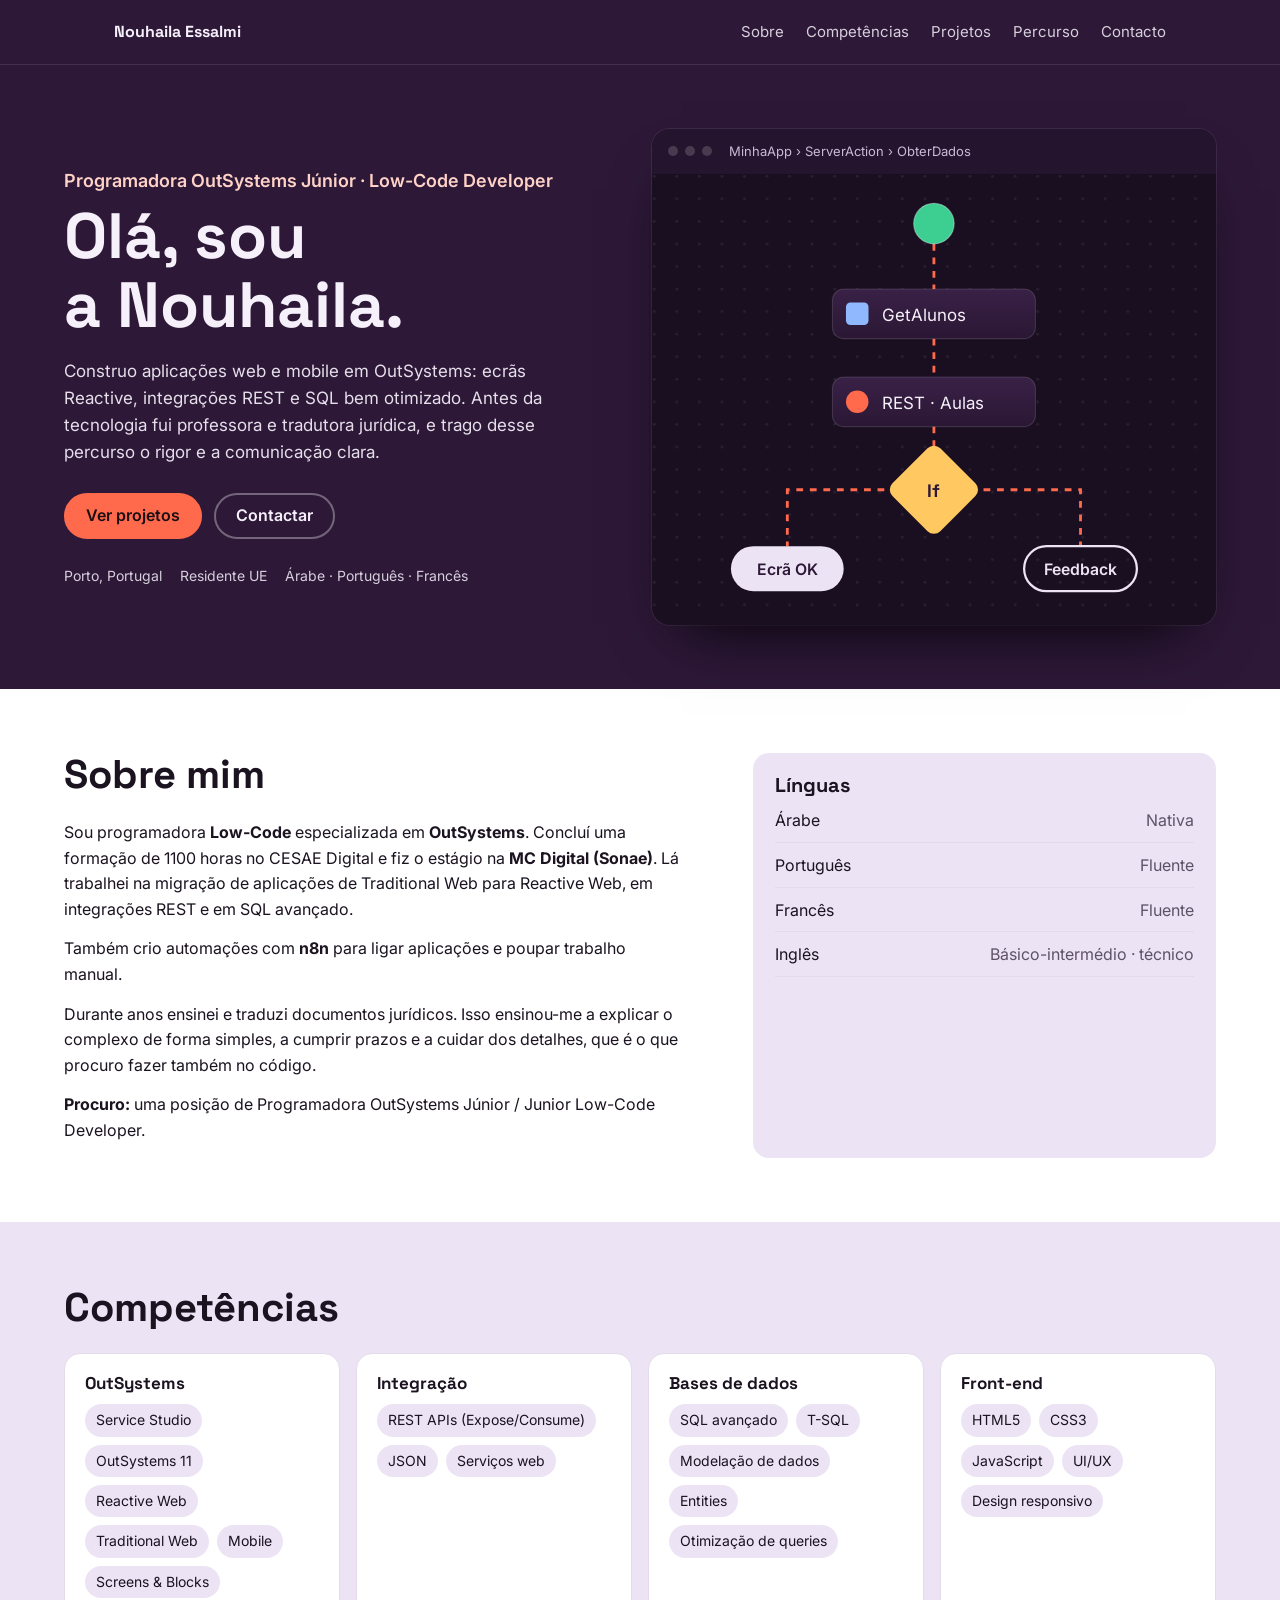
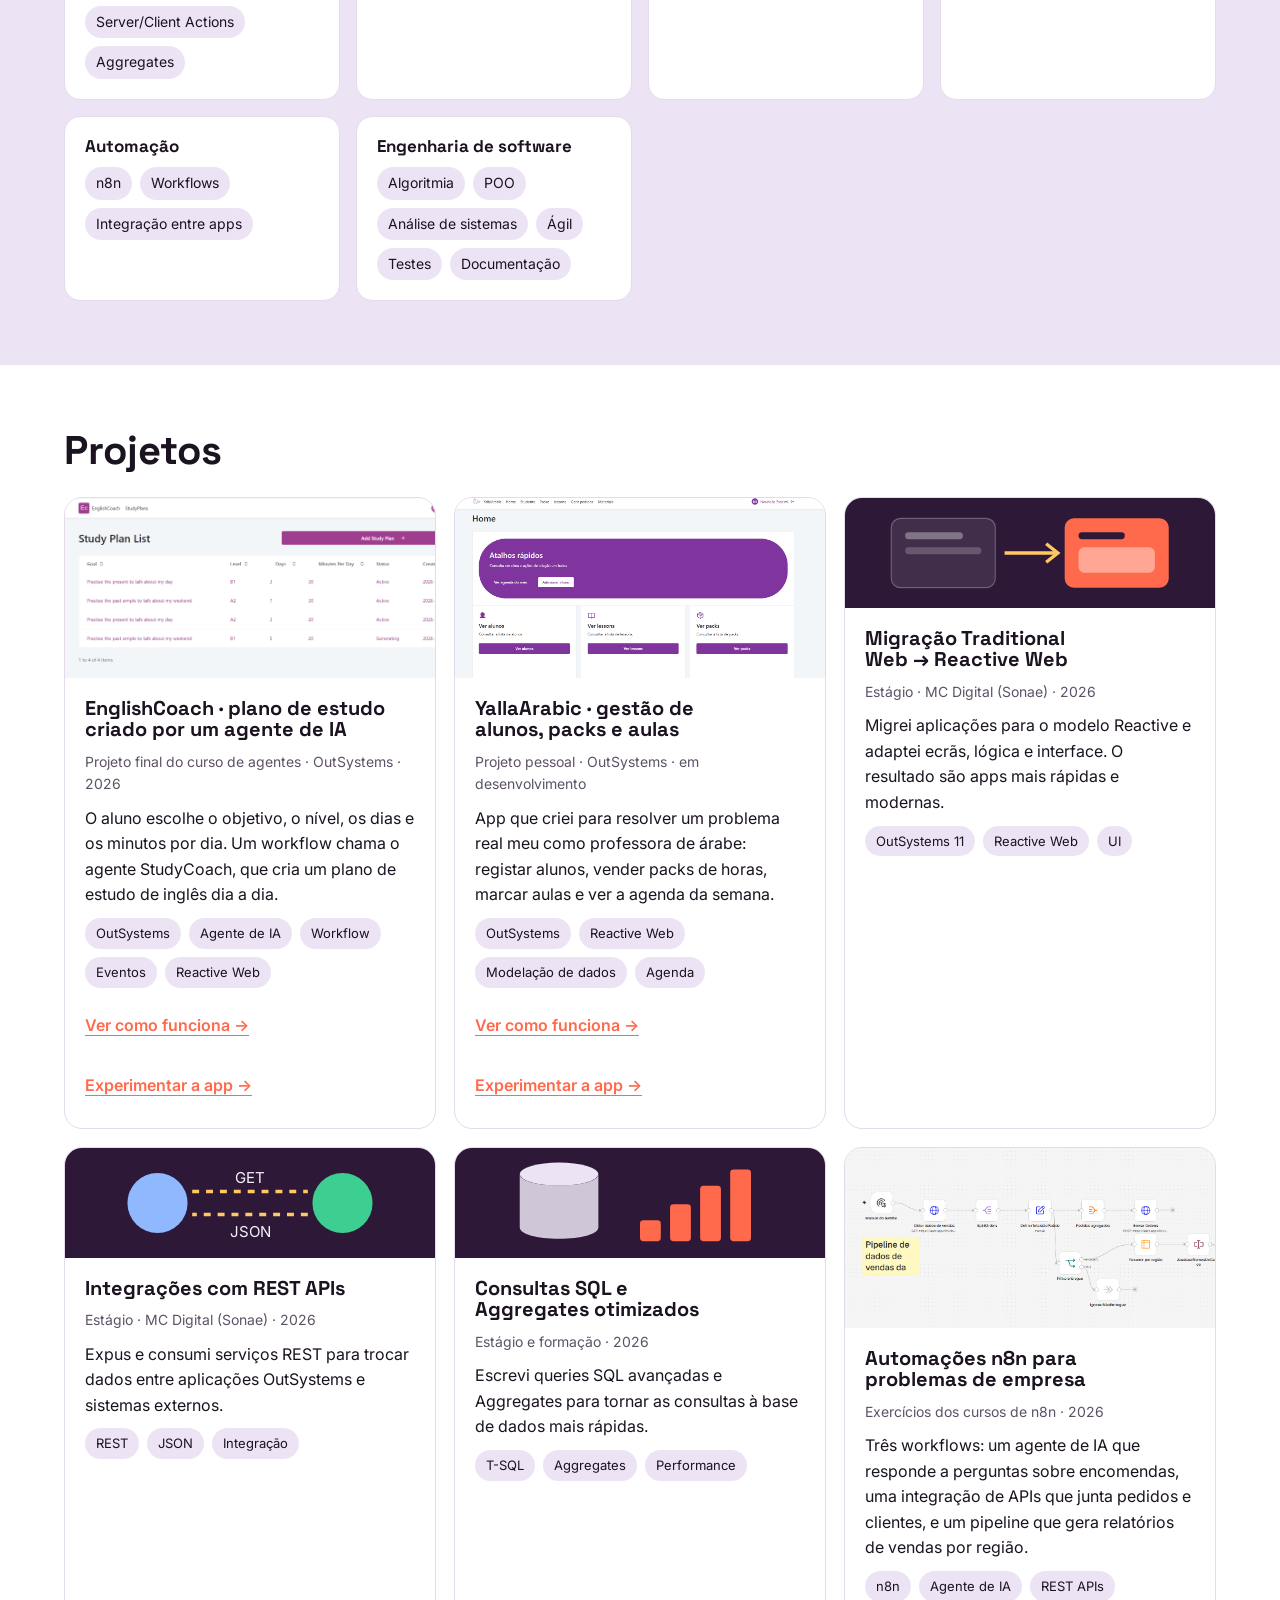
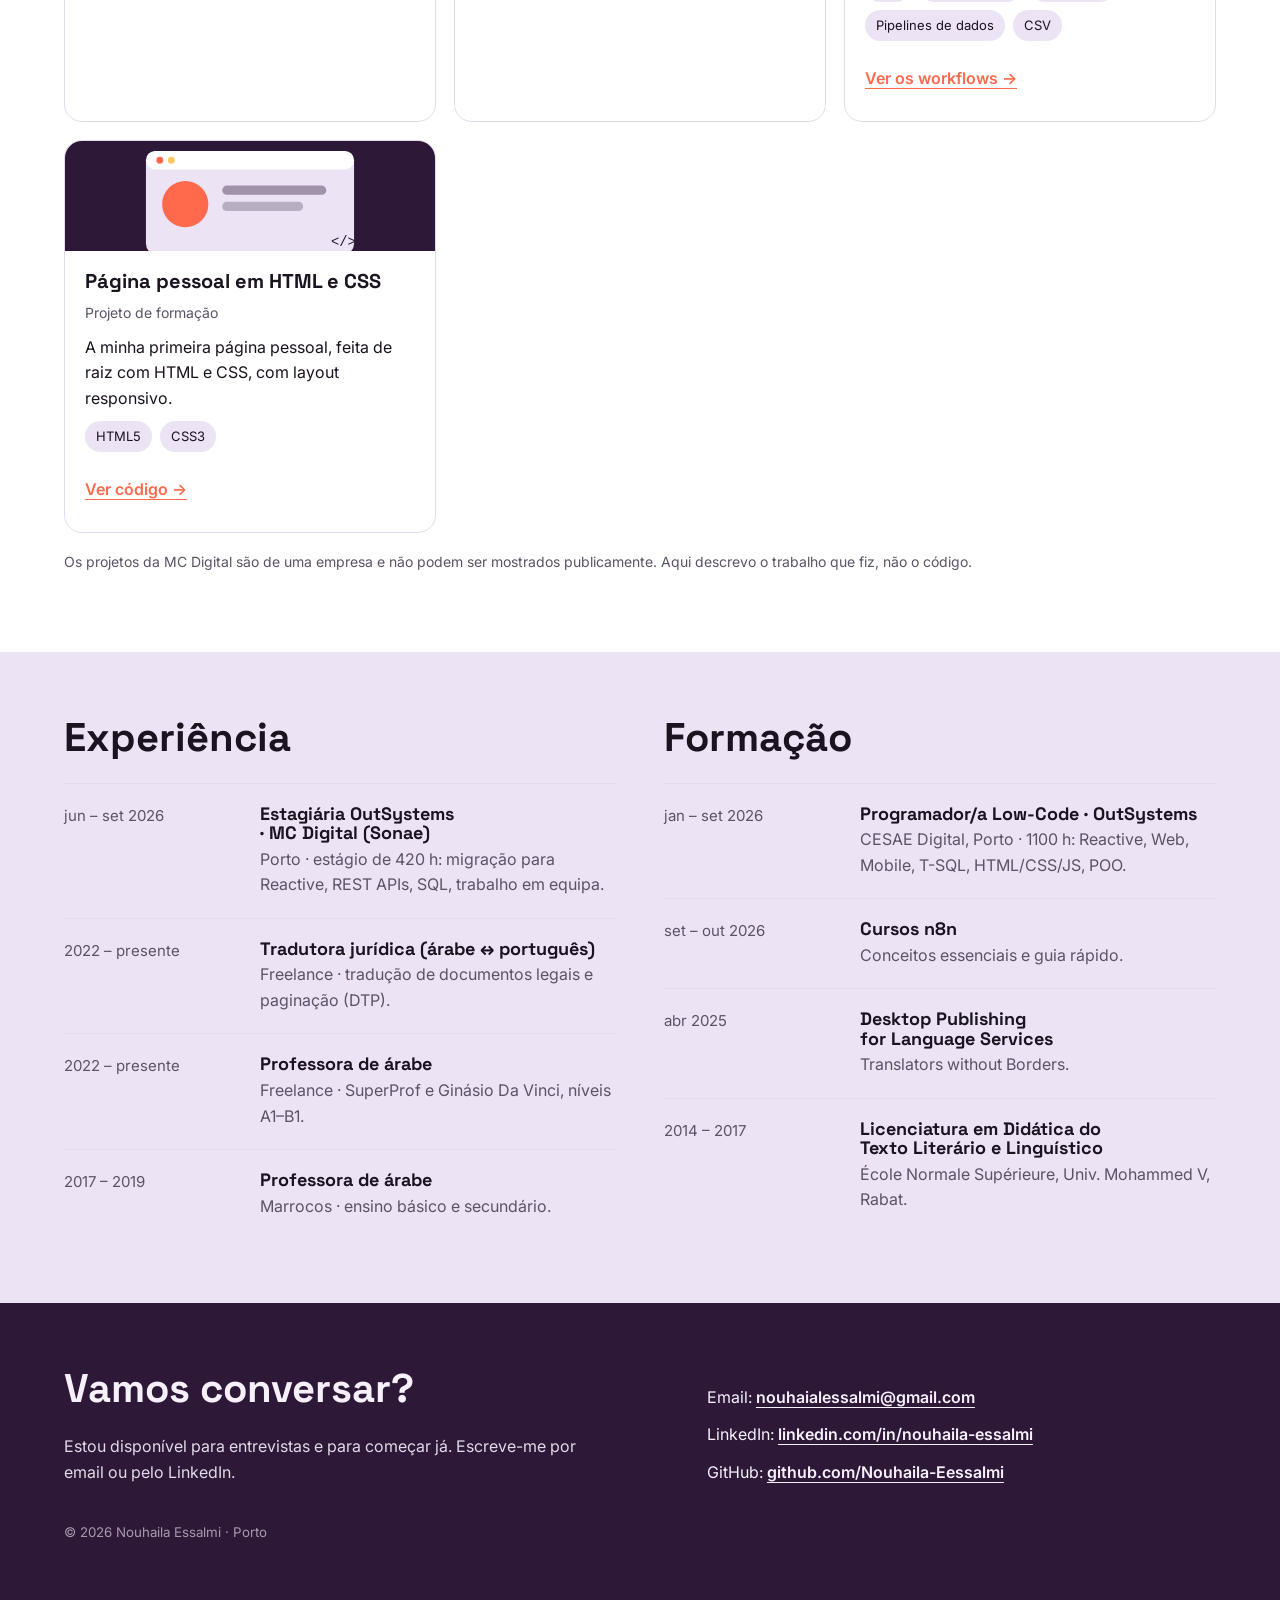
<file: index.html>
<!DOCTYPE html>
<html lang="pt-PT">
<head>
<meta charset="utf-8">
<meta name="viewport" content="width=device-width, initial-scale=1">
<title>Nouhaila Essalmi · Portefólio</title>
<meta name="description" content="Portefólio de Nouhaila Essalmi, programadora OutSystems / Low-Code no Porto.">
<link rel="preconnect" href="https://fonts.googleapis.com">
<link rel="preconnect" href="https://fonts.gstatic.com" crossorigin>
<link href="https://fonts.googleapis.com/css2?family=Space+Grotesk:wght@500;700&family=Inter:wght@400;500;600&display=swap" rel="stylesheet">
<link rel="stylesheet" href="estilo.css">
</head>
<body>

<nav aria-label="Secções">
 <div class="wrap">
  <a class="me" href="#topo">Nouhaila Essalmi</a>
  <a class="l" href="#sobre">Sobre</a>
  <a class="l" href="#competencias">Competências</a>
  <a class="l" href="#projetos">Projetos</a>
  <a class="l" href="#percurso">Percurso</a>
  <a class="l" href="#contacto">Contacto</a>
 </div>
</nav>

<header class="hero band" id="topo">
 <div class="wrap">
  <div>
   <p class="role">Programadora OutSystems Júnior · Low-Code Developer</p>
   <h1>Olá, sou a Nouhaila.</h1>
   <p class="lead">Construo aplicações web e mobile em OutSystems: ecrãs Reactive, integrações REST e SQL bem otimizado. Antes da tecnologia fui professora e tradutora jurídica, e trago desse percurso o rigor e a comunicação clara.</p>
   <div class="btns">
    <a class="btn main" href="#projetos">Ver projetos</a>
    <a class="btn alt" href="#contacto">Contactar</a>
   </div>
   <div class="facts">
    <span>Porto, Portugal</span><span>Residente UE</span><span>Árabe · Português · Francês</span>
   </div>
  </div>

  <div class="editor" role="img" aria-label="Ilustração de um fluxo de lógica low-code: início, aggregate, chamada REST, decisão e fim">
   <div class="bar"><i></i><i></i><i></i><span>MinhaApp › ServerAction › ObterDados</span></div>
   <div class="fig">
    <svg class="flow" viewBox="0 0 500 400" aria-hidden="true">
     <defs>
      <linearGradient id="g1" x1="0" y1="0" x2="0" y2="1"><stop offset="0" stop-color="#3a2147"/><stop offset="1" stop-color="#2a1734"/></linearGradient>
      <pattern id="dots" width="20" height="20" patternUnits="userSpaceOnUse"><circle cx="2" cy="2" r="1.2" fill="#ffffff14"/></pattern>
     </defs>
     <rect width="500" height="400" fill="url(#dots)"/>
     <g fill="none" stroke="#ff6a4d" stroke-width="2.5">
      <path class="wire" d="M250 62 V102"/>
      <path class="wire" d="M250 146 V180"/>
      <path class="wire" d="M250 224 V250"/>
      <path class="wire" d="M218 280 H120 V330"/>
      <path class="wire" d="M282 280 H380 V330"/>
     </g>
     <!-- start -->
     <circle cx="250" cy="44" r="18" fill="#3ccf91"/><circle cx="250" cy="44" r="18" fill="none" stroke="#ffffff55"/>
     <!-- aggregate -->
     <g transform="translate(160 102)">
      <rect width="180" height="44" rx="10" fill="url(#g1)" stroke="#ffffff22"/>
      <rect x="12" y="12" width="20" height="20" rx="4" fill="#8fb8ff"/>
      <text x="44" y="28" fill="#f6f0fa" font-family="Inter,sans-serif" font-size="15">GetAlunos</text>
     </g>
     <!-- rest -->
     <g transform="translate(160 180)">
      <rect width="180" height="44" rx="10" fill="url(#g1)" stroke="#ffffff22"/>
      <circle cx="22" cy="22" r="10" fill="#ff6a4d"/>
      <text x="44" y="28" fill="#f6f0fa" font-family="Inter,sans-serif" font-size="15">REST · Aulas</text>
     </g>
     <!-- if -->
     <g transform="translate(250 280)">
      <rect x="-30" y="-30" width="60" height="60" rx="8" transform="rotate(45)" fill="#ffc861"/>
      <text y="6" text-anchor="middle" fill="#2d1838" font-family="Space Grotesk,sans-serif" font-weight="700" font-size="16">If</text>
     </g>
     <!-- ends -->
     <g transform="translate(70 330)">
      <rect width="100" height="40" rx="20" fill="#ece4f4"/>
      <text x="50" y="26" text-anchor="middle" fill="#2d1838" font-family="Inter,sans-serif" font-size="14" font-weight="600">Ecrã OK</text>
     </g>
     <g transform="translate(330 330)">
      <rect width="100" height="40" rx="20" fill="none" stroke="#ece4f4" stroke-width="2"/>
      <text x="50" y="26" text-anchor="middle" fill="#ece4f4" font-family="Inter,sans-serif" font-size="14" font-weight="600">Feedback</text>
     </g>
    </svg>
   </div>
  </div>
 </div>
</header>

<section class="about band" id="sobre">
 <div class="wrap">
  <div>
   <h2>Sobre mim</h2>
   <p>Sou programadora <strong>Low-Code</strong> especializada em <strong>OutSystems</strong>. Concluí uma formação de 1100 horas no CESAE Digital e fiz o estágio na <strong>MC Digital (Sonae)</strong>. Lá trabalhei na migração de aplicações de Traditional Web para Reactive Web, em integrações REST e em SQL avançado.</p>
   <p>Também crio automações com <strong>n8n</strong> para ligar aplicações e poupar trabalho manual.</p>
   <p>Durante anos ensinei e traduzi documentos jurídicos. Isso ensinou-me a explicar o complexo de forma simples, a cumprir prazos e a cuidar dos detalhes, que é o que procuro fazer também no código.</p>
   <p><strong>Procuro:</strong> uma posição de Programadora OutSystems Júnior / Junior Low-Code Developer.</p>
  </div>
  <aside class="langs" aria-label="Línguas">
   <h3>Línguas</h3>
   <ul>
    <li><span>Árabe</span><span>Nativa</span></li>
    <li><span>Português</span><span>Fluente</span></li>
    <li><span>Francês</span><span>Fluente</span></li>
    <li><span>Inglês</span><span>Básico-intermédio · técnico</span></li>
   </ul>
  </aside>
 </div>
</section>

<section class="skills band" id="competencias">
 <div class="wrap">
  <h2>Competências</h2>
  <div class="grid" id="skills"></div>
 </div>
</section>

<section class="band" id="projetos">
 <div class="wrap">
  <h2>Projetos</h2>
  <div class="proj" id="proj"></div>
  <p class="note">Os projetos da MC Digital são de uma empresa e não podem ser mostrados publicamente. Aqui descrevo o trabalho que fiz, não o código.</p>
 </div>
</section>

<section class="band" id="percurso" style="background:var(--lilac)">
 <div class="wrap cols">
  <div>
   <h2>Experiência</h2>
   <ol class="tl" id="exp"></ol>
  </div>
  <div>
   <h2>Formação</h2>
   <ol class="tl" id="edu"></ol>
  </div>
 </div>
</section>

<footer class="band" id="contacto">
 <div class="wrap">
  <div>
   <h2>Vamos conversar?</h2>
   <p style="max-width:34em;opacity:.9;margin:0">Estou disponível para entrevistas e para começar já. Escreve-me por email ou pelo LinkedIn.</p>
  </div>
  <ul>
   <li>Email: <a href="mailto:nouhaialessalmi@gmail.com">nouhaialessalmi@gmail.com</a></li>
   <li>LinkedIn: <a href="https://www.linkedin.com/in/nouhaila-essalmi">linkedin.com/in/nouhaila-essalmi</a></li>
   <li>GitHub: <a href="https://github.com/Nouhaila-Eessalmi">github.com/Nouhaila-Eessalmi</a></li>
  </ul>
 </div>
 <div class="wrap"><small>© <span id="ano">2026</span> Nouhaila Essalmi · Porto</small></div>
</footer>

<!-- Lista de projetos (é este o ficheiro que editas para juntar trabalhos) -->
<script src="projetos.js"></script>
<!-- Código que desenha a página -->
<script src="script.js"></script>
</body>
</html>
</file>
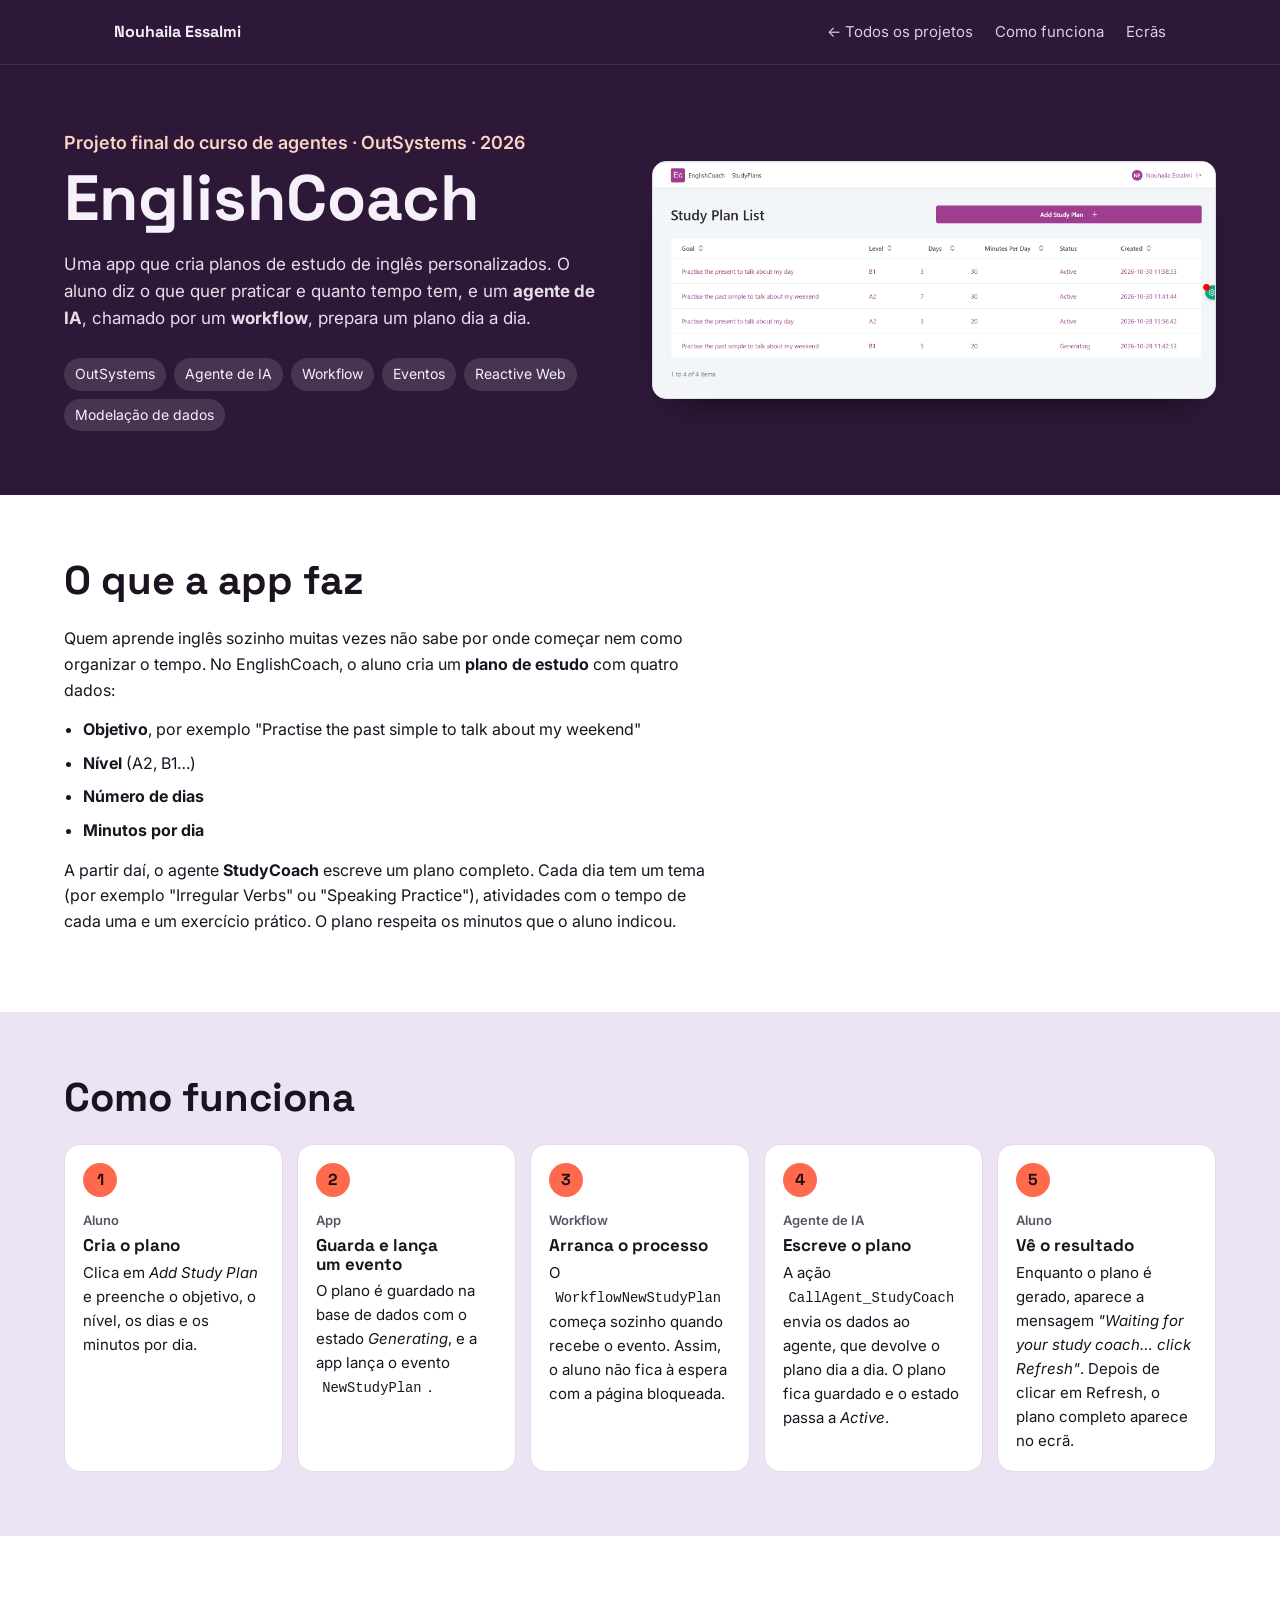
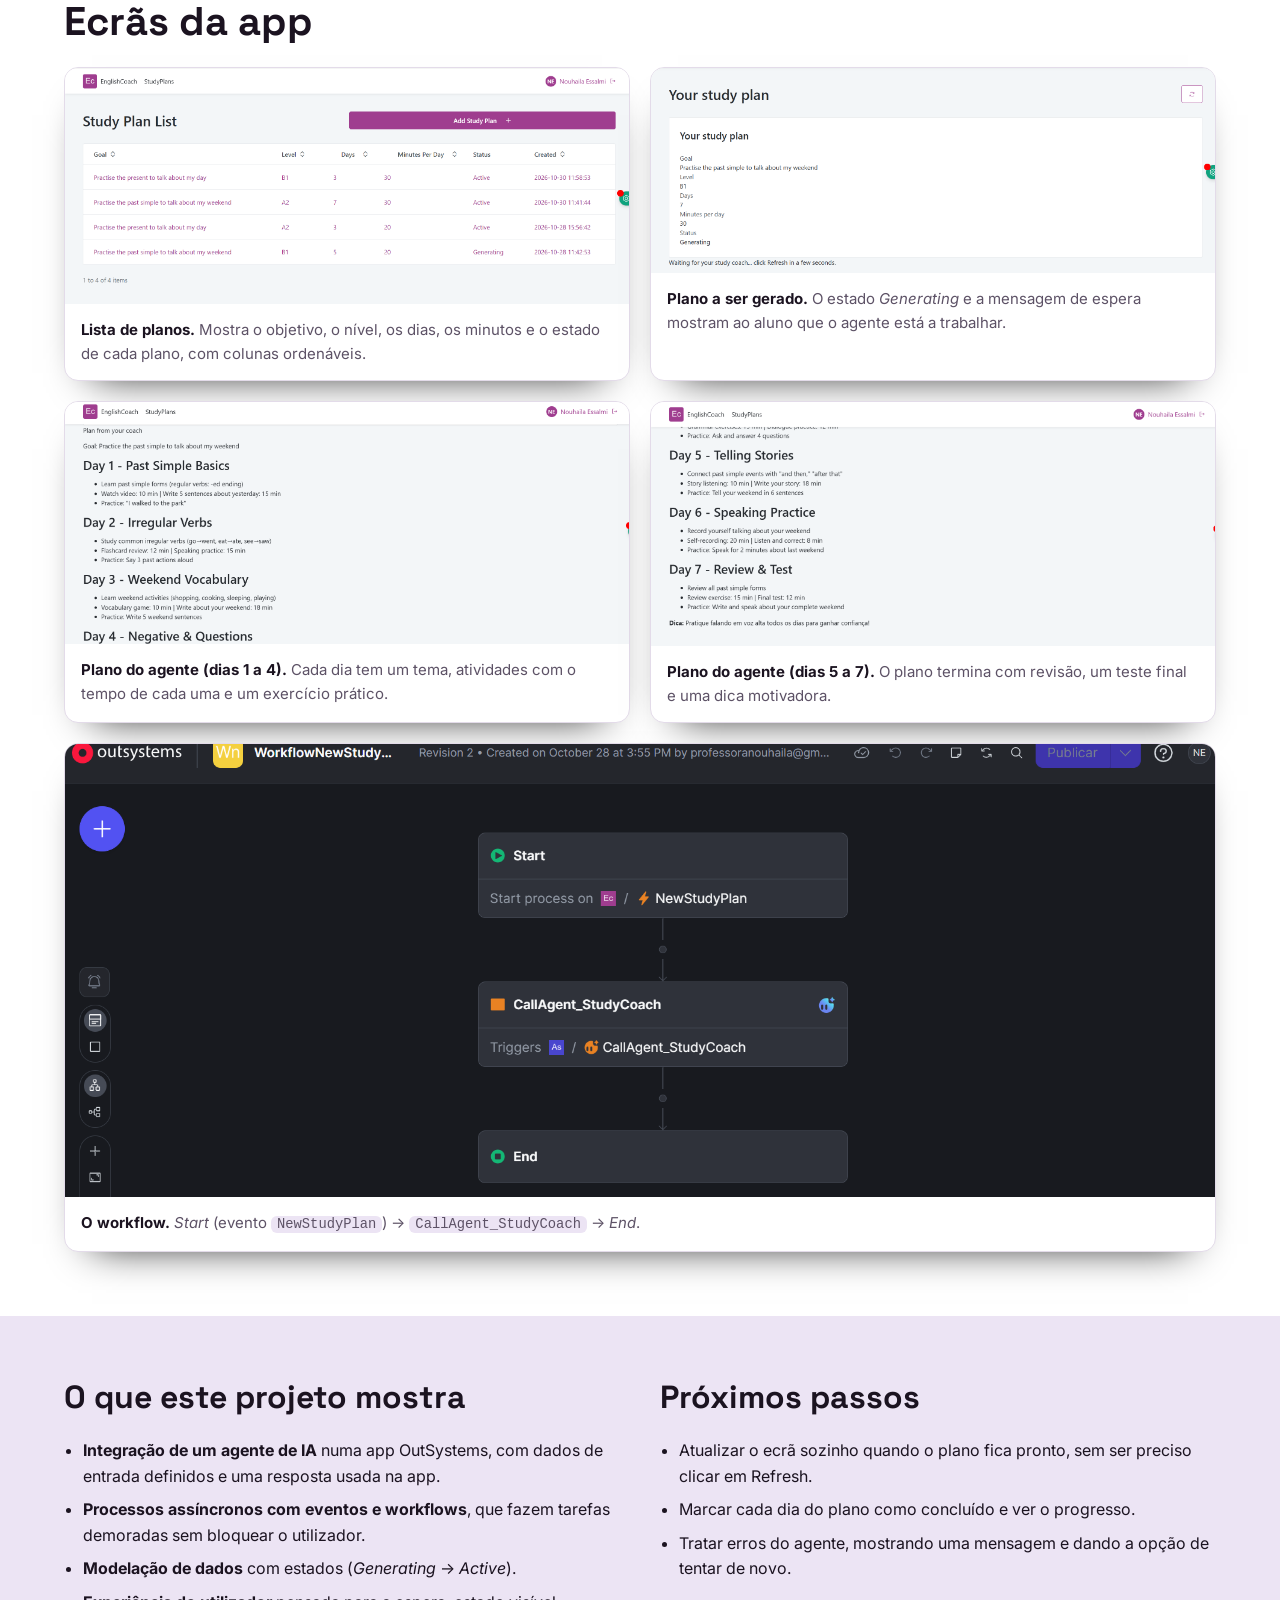
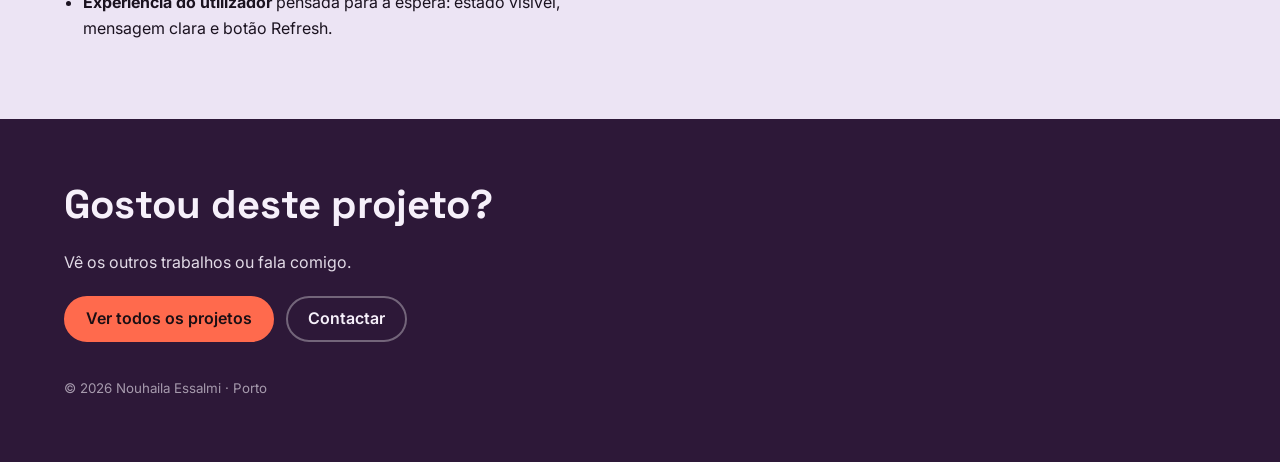
<file: englishcoach.html>
<!DOCTYPE html>
<html lang="pt-PT">
<head>
<meta charset="utf-8">
<meta name="viewport" content="width=device-width, initial-scale=1">
<title>EnglishCoach · Nouhaila Essalmi</title>
<meta name="description" content="EnglishCoach: app OutSystems em que um workflow chama um agente de IA para criar planos de estudo de inglês.">
<link rel="preconnect" href="https://fonts.googleapis.com">
<link rel="preconnect" href="https://fonts.gstatic.com" crossorigin>
<link href="https://fonts.googleapis.com/css2?family=Space+Grotesk:wght@500;700&family=Inter:wght@400;500;600&display=swap" rel="stylesheet">
<link rel="stylesheet" href="estilo.css">
</head>
<body>

<nav aria-label="Navegação">
 <div class="wrap">
  <a class="me" href="index.html">Nouhaila Essalmi</a>
  <a class="l" href="index.html#projetos">← Todos os projetos</a>
  <a class="l" href="#como-funciona">Como funciona</a>
  <a class="l" href="#ecras">Ecrãs</a>
 </div>
</nav>

<header class="hero band">
 <div class="wrap detalhe-topo">
  <div>
   <p class="role">Projeto final do curso de agentes · OutSystems · 2026</p>
   <h1>EnglishCoach</h1>
   <p class="lead">Uma app que cria planos de estudo de inglês personalizados. O aluno diz o que quer praticar e quanto tempo tem, e um <strong>agente de IA</strong>, chamado por um <strong>workflow</strong>, prepara um plano dia a dia.</p>
   <ul class="chips chips-escuros">
    <li>OutSystems</li><li>Agente de IA</li><li>Workflow</li><li>Eventos</li><li>Reactive Web</li><li>Modelação de dados</li>
   </ul>
  </div>
  <figure class="moldura">
   <img src="englishcoach-1-lista.png" alt="Ecrã Study Plan List com quatro planos de estudo, os seus níveis, dias, minutos por dia e estado">
  </figure>
 </div>
</header>

<section class="band" id="o-que-faz">
 <div class="wrap texto">
  <h2>O que a app faz</h2>
  <p>Quem aprende inglês sozinho muitas vezes não sabe por onde começar nem como organizar o tempo. No EnglishCoach, o aluno cria um <strong>plano de estudo</strong> com quatro dados:</p>
  <ul class="lista">
   <li><strong>Objetivo</strong>, por exemplo "Practise the past simple to talk about my weekend"</li>
   <li><strong>Nível</strong> (A2, B1…)</li>
   <li><strong>Número de dias</strong></li>
   <li><strong>Minutos por dia</strong></li>
  </ul>
  <p>A partir daí, o agente <strong>StudyCoach</strong> escreve um plano completo. Cada dia tem um tema (por exemplo "Irregular Verbs" ou "Speaking Practice"), atividades com o tempo de cada uma e um exercício prático. O plano respeita os minutos que o aluno indicou.</p>
 </div>
</section>

<section class="band fundo-lilas" id="como-funciona">
 <div class="wrap">
  <h2>Como funciona</h2>
  <ol class="passos">
   <li>
    <span class="quem">Aluno</span>
    <h3>Cria o plano</h3>
    <p>Clica em <em>Add Study Plan</em> e preenche o objetivo, o nível, os dias e os minutos por dia.</p>
   </li>
   <li>
    <span class="quem">App</span>
    <h3>Guarda e lança um evento</h3>
    <p>O plano é guardado na base de dados com o estado <em>Generating</em>, e a app lança o evento <code>NewStudyPlan</code>.</p>
   </li>
   <li>
    <span class="quem">Workflow</span>
    <h3>Arranca o processo</h3>
    <p>O <code>WorkflowNewStudyPlan</code> começa sozinho quando recebe o evento. Assim, o aluno não fica à espera com a página bloqueada.</p>
   </li>
   <li>
    <span class="quem">Agente de IA</span>
    <h3>Escreve o plano</h3>
    <p>A ação <code>CallAgent_StudyCoach</code> envia os dados ao agente, que devolve o plano dia a dia. O plano fica guardado e o estado passa a <em>Active</em>.</p>
   </li>
   <li>
    <span class="quem">Aluno</span>
    <h3>Vê o resultado</h3>
    <p>Enquanto o plano é gerado, aparece a mensagem <em>"Waiting for your study coach… click Refresh"</em>. Depois de clicar em Refresh, o plano completo aparece no ecrã.</p>
   </li>
  </ol>
 </div>
</section>

<section class="band" id="ecras">
 <div class="wrap">
  <h2>Ecrãs da app</h2>
  <div class="galeria">
   <figure class="moldura">
    <img src="englishcoach-1-lista.png" alt="Lista de planos de estudo" loading="lazy">
    <figcaption><strong>Lista de planos.</strong> Mostra o objetivo, o nível, os dias, os minutos e o estado de cada plano, com colunas ordenáveis.</figcaption>
   </figure>
   <figure class="moldura">
    <img src="englishcoach-2-a-gerar.png" alt="Detalhe de um plano com o estado Generating" loading="lazy">
    <figcaption><strong>Plano a ser gerado.</strong> O estado <em>Generating</em> e a mensagem de espera mostram ao aluno que o agente está a trabalhar.</figcaption>
   </figure>
   <figure class="moldura">
    <img src="englishcoach-3-plano.png" alt="Plano gerado pelo agente: dias 1 a 4" loading="lazy">
    <figcaption><strong>Plano do agente (dias 1 a 4).</strong> Cada dia tem um tema, atividades com o tempo de cada uma e um exercício prático.</figcaption>
   </figure>
   <figure class="moldura">
    <img src="englishcoach-4-plano-fim.png" alt="Plano gerado pelo agente: dias 5 a 7 e dica final" loading="lazy">
    <figcaption><strong>Plano do agente (dias 5 a 7).</strong> O plano termina com revisão, um teste final e uma dica motivadora.</figcaption>
   </figure>
   <figure class="moldura largo">
    <img src="englishcoach-5-workflow.png" alt="Workflow em OutSystems: Start com o evento NewStudyPlan, CallAgent_StudyCoach e End" loading="lazy">
    <figcaption><strong>O workflow.</strong> <em>Start</em> (evento <code>NewStudyPlan</code>) → <code>CallAgent_StudyCoach</code> → <em>End</em>.</figcaption>
   </figure>
  </div>
 </div>
</section>

<section class="band fundo-lilas">
 <div class="wrap duas">
  <div>
   <h2>O que este projeto mostra</h2>
   <ul class="lista">
    <li><strong>Integração de um agente de IA</strong> numa app OutSystems, com dados de entrada definidos e uma resposta usada na app.</li>
    <li><strong>Processos assíncronos com eventos e workflows</strong>, que fazem tarefas demoradas sem bloquear o utilizador.</li>
    <li><strong>Modelação de dados</strong> com estados (<em>Generating</em> → <em>Active</em>).</li>
    <li><strong>Experiência do utilizador</strong> pensada para a espera: estado visível, mensagem clara e botão Refresh.</li>
   </ul>
  </div>
  <div>
   <h2>Próximos passos</h2>
   <ul class="lista">
    <li>Atualizar o ecrã sozinho quando o plano fica pronto, sem ser preciso clicar em Refresh.</li>
    <li>Marcar cada dia do plano como concluído e ver o progresso.</li>
    <li>Tratar erros do agente, mostrando uma mensagem e dando a opção de tentar de novo.</li>
   </ul>
  </div>
 </div>
</section>

<footer class="band">
 <div class="wrap">
  <div>
   <h2>Gostou deste projeto?</h2>
   <p style="max-width:34em;opacity:.9;margin:0 0 20px">Vê os outros trabalhos ou fala comigo.</p>
   <div class="btns">
    <a class="btn main" href="index.html#projetos">Ver todos os projetos</a>
    <a class="btn alt" href="index.html#contacto">Contactar</a>
   </div>
  </div>
 </div>
 <div class="wrap"><small>© 2026 Nouhaila Essalmi · Porto</small></div>
</footer>

</body>
</html>
</file>
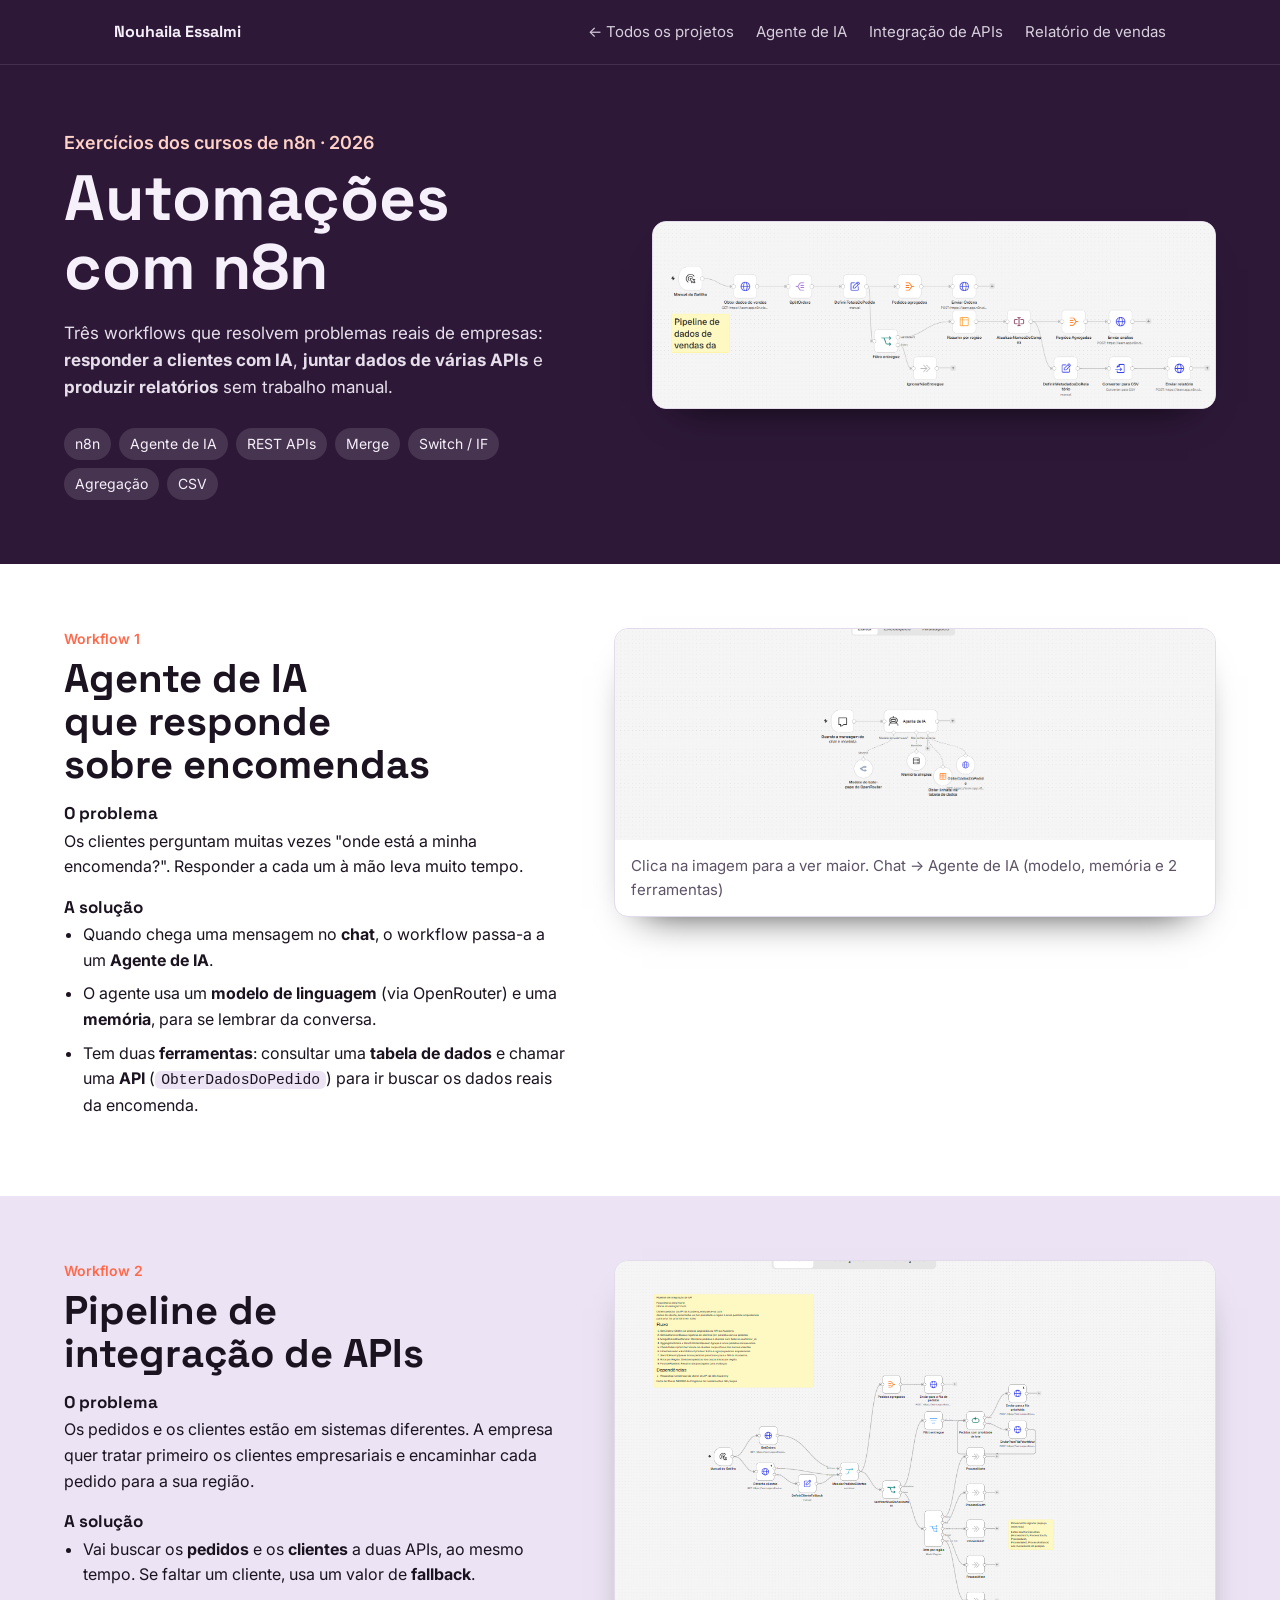
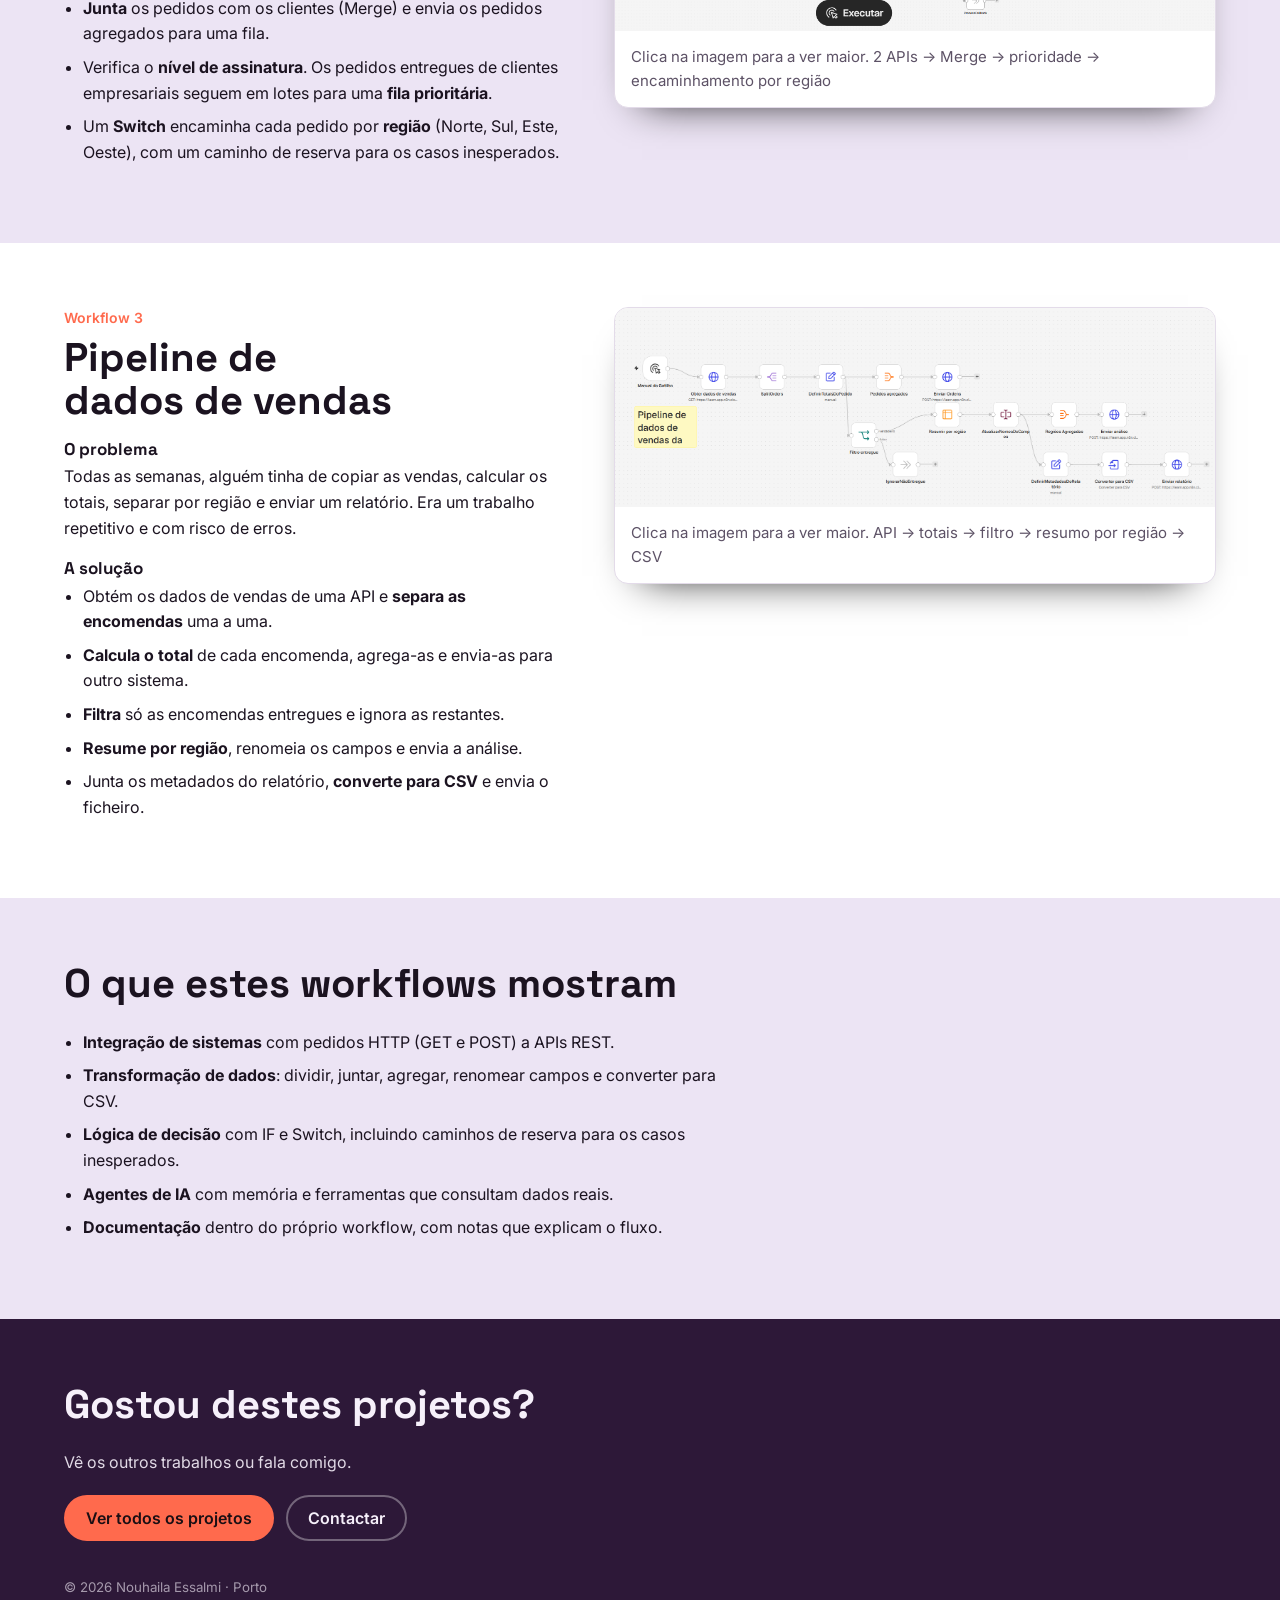
<file: n8n.html>
<!DOCTYPE html>
<html lang="pt-PT">
<head>
<meta charset="utf-8">
<meta name="viewport" content="width=device-width, initial-scale=1">
<title>Automações n8n · Nouhaila Essalmi</title>
<meta name="description" content="Três workflows n8n que resolvem problemas de empresa: agente de IA, integração de APIs e pipeline de dados de vendas.">
<link rel="preconnect" href="https://fonts.googleapis.com">
<link rel="preconnect" href="https://fonts.gstatic.com" crossorigin>
<link href="https://fonts.googleapis.com/css2?family=Space+Grotesk:wght@500;700&family=Inter:wght@400;500;600&display=swap" rel="stylesheet">
<link rel="stylesheet" href="estilo.css">
</head>
<body>

<nav aria-label="Navegação">
 <div class="wrap">
  <a class="me" href="index.html">Nouhaila Essalmi</a>
  <a class="l" href="index.html#projetos">← Todos os projetos</a>
  <a class="l" href="#agente">Agente de IA</a>
  <a class="l" href="#integracao">Integração de APIs</a>
  <a class="l" href="#vendas">Relatório de vendas</a>
 </div>
</nav>

<header class="hero band">
 <div class="wrap detalhe-topo">
  <div>
   <p class="role">Exercícios dos cursos de n8n · 2026</p>
   <h1>Automações com n8n</h1>
   <p class="lead">Três workflows que resolvem problemas reais de empresas: <strong>responder a clientes com IA</strong>, <strong>juntar dados de várias APIs</strong> e <strong>produzir relatórios</strong> sem trabalho manual.</p>
   <ul class="chips chips-escuros">
    <li>n8n</li><li>Agente de IA</li><li>REST APIs</li><li>Merge</li><li>Switch / IF</li><li>Agregação</li><li>CSV</li>
   </ul>
  </div>
  <figure class="moldura">
   <img src="n8n-3-vendas.png" alt="Workflow n8n do pipeline de dados de vendas">
  </figure>
 </div>
</header>

<!-- ===== Workflow 1 ===== -->
<section class="band" id="agente">
 <div class="wrap wf">
  <div>
   <p class="ctx-wf">Workflow 1</p>
   <h2>Agente de IA que responde sobre encomendas</h2>
   <h3>O problema</h3>
   <p>Os clientes perguntam muitas vezes "onde está a minha encomenda?". Responder a cada um à mão leva muito tempo.</p>
   <h3>A solução</h3>
   <ul class="lista">
    <li>Quando chega uma mensagem no <strong>chat</strong>, o workflow passa-a a um <strong>Agente de IA</strong>.</li>
    <li>O agente usa um <strong>modelo de linguagem</strong> (via OpenRouter) e uma <strong>memória</strong>, para se lembrar da conversa.</li>
    <li>Tem duas <strong>ferramentas</strong>: consultar uma <strong>tabela de dados</strong> e chamar uma <strong>API</strong> (<code>ObterDadosDoPedido</code>) para ir buscar os dados reais da encomenda.</li>
   </ul>
  </div>
  <figure class="moldura">
   <a href="n8n-1-agente.png" target="_blank" rel="noopener" title="Abrir imagem em tamanho grande"><img src="n8n-1-agente.png" alt="Workflow n8n: gatilho de chat, Agente de IA com modelo OpenRouter, memória simples, tabela de dados e pedido HTTP" loading="lazy"></a>
   <figcaption>Clica na imagem para a ver maior. Chat → Agente de IA (modelo, memória e 2 ferramentas)</figcaption>
  </figure>
 </div>
</section>

<!-- ===== Workflow 2 ===== -->
<section class="band fundo-lilas" id="integracao">
 <div class="wrap wf">
  <div>
   <p class="ctx-wf">Workflow 2</p>
   <h2>Pipeline de integração de APIs</h2>
   <h3>O problema</h3>
   <p>Os pedidos e os clientes estão em sistemas diferentes. A empresa quer tratar primeiro os clientes empresariais e encaminhar cada pedido para a sua região.</p>
   <h3>A solução</h3>
   <ul class="lista">
    <li>Vai buscar os <strong>pedidos</strong> e os <strong>clientes</strong> a duas APIs, ao mesmo tempo. Se faltar um cliente, usa um valor de <strong>fallback</strong>.</li>
    <li><strong>Junta</strong> os pedidos com os clientes (Merge) e envia os pedidos agregados para uma fila.</li>
    <li>Verifica o <strong>nível de assinatura</strong>. Os pedidos entregues de clientes empresariais seguem em lotes para uma <strong>fila prioritária</strong>.</li>
    <li>Um <strong>Switch</strong> encaminha cada pedido por <strong>região</strong> (Norte, Sul, Este, Oeste), com um caminho de reserva para os casos inesperados.</li>
   </ul>
  </div>
  <figure class="moldura">
   <a href="n8n-2-api.png" target="_blank" rel="noopener" title="Abrir imagem em tamanho grande"><img src="n8n-2-api.png" alt="Workflow n8n com duas chamadas a APIs, merge, verificação de assinatura, fila prioritária e encaminhamento por região" loading="lazy"></a>
   <figcaption>Clica na imagem para a ver maior. 2 APIs → Merge → prioridade → encaminhamento por região</figcaption>
  </figure>
 </div>
</section>

<!-- ===== Workflow 3 ===== -->
<section class="band" id="vendas">
 <div class="wrap wf">
  <div>
   <p class="ctx-wf">Workflow 3</p>
   <h2>Pipeline de dados de vendas</h2>
   <h3>O problema</h3>
   <p>Todas as semanas, alguém tinha de copiar as vendas, calcular os totais, separar por região e enviar um relatório. Era um trabalho repetitivo e com risco de erros.</p>
   <h3>A solução</h3>
   <ul class="lista">
    <li>Obtém os dados de vendas de uma API e <strong>separa as encomendas</strong> uma a uma.</li>
    <li><strong>Calcula o total</strong> de cada encomenda, agrega-as e envia-as para outro sistema.</li>
    <li><strong>Filtra</strong> só as encomendas entregues e ignora as restantes.</li>
    <li><strong>Resume por região</strong>, renomeia os campos e envia a análise.</li>
    <li>Junta os metadados do relatório, <strong>converte para CSV</strong> e envia o ficheiro.</li>
   </ul>
  </div>
  <figure class="moldura">
   <a href="n8n-3-vendas.png" target="_blank" rel="noopener" title="Abrir imagem em tamanho grande"><img src="n8n-3-vendas.png" alt="Workflow n8n: obter vendas, dividir, calcular totais, filtrar entregues, resumir por região e converter para CSV" loading="lazy"></a>
   <figcaption>Clica na imagem para a ver maior. API → totais → filtro → resumo por região → CSV</figcaption>
  </figure>
 </div>
</section>

<section class="band fundo-lilas">
 <div class="wrap texto">
  <h2>O que estes workflows mostram</h2>
  <ul class="lista">
   <li><strong>Integração de sistemas</strong> com pedidos HTTP (GET e POST) a APIs REST.</li>
   <li><strong>Transformação de dados</strong>: dividir, juntar, agregar, renomear campos e converter para CSV.</li>
   <li><strong>Lógica de decisão</strong> com IF e Switch, incluindo caminhos de reserva para os casos inesperados.</li>
   <li><strong>Agentes de IA</strong> com memória e ferramentas que consultam dados reais.</li>
   <li><strong>Documentação</strong> dentro do próprio workflow, com notas que explicam o fluxo.</li>
  </ul>
 </div>
</section>

<footer class="band">
 <div class="wrap">
  <div>
   <h2>Gostou destes projetos?</h2>
   <p style="max-width:34em;opacity:.9;margin:0 0 20px">Vê os outros trabalhos ou fala comigo.</p>
   <div class="btns">
    <a class="btn main" href="index.html#projetos">Ver todos os projetos</a>
    <a class="btn alt" href="index.html#contacto">Contactar</a>
   </div>
  </div>
 </div>
 <div class="wrap"><small>© 2026 Nouhaila Essalmi · Porto</small></div>
</footer>

</body>
</html>
</file>
<file: estilo.css>
/* =========================================================
   ESTILOS DO PORTEFÓLIO
   As cores principais estão em :root (--plum, --coral, --lilac)
   ========================================================= */
/* VOICE: confiante, clara, acolhedora — uma programadora júnior a apresentar-se a recrutadores
   IDEA: o ecrã de fluxo de uma app low-code — o portefólio comporta-se como uma "Action" bem desenhada
   PICTURE: diagrama de fluxo em SVG (Start → Aggregate → REST → If → End) num cartão de editor
   COLOUR and TYPE: branco, ameixa profunda #2d1838 dominante, coral #ff6a4d acento, lilás #ece4f4 suporte; Space Grotesk + Inter
   LAYOUT: banda ameixa a toda a largura com nome + diagrama; secções claras em coluna; rodapé ameixa */
:root{color-scheme:light dark;
--bg:light-dark(#ffffff,#140c19);--ink:light-dark(#1b1320,#f3eef6);--muted:light-dark(#5d5266,#b9adc2);
--plum:light-dark(#2d1838,#24132e);--plum-ink:#f6f0fa;--coral:#ff6a4d;--lilac:light-dark(#ece4f4,#2a1d33);
--line:light-dark(#e3dbe9,#3a2b44);--card:light-dark(#ffffff,#1c1222)}
:root[data-theme=light]{color-scheme:light}:root[data-theme=dark]{color-scheme:dark}
*{box-sizing:border-box;min-width:0}
html{scroll-behavior:smooth;scroll-padding-top:72px}
@media(prefers-reduced-motion:reduce){html{scroll-behavior:auto}*{animation:none!important;transition:none!important}}
body{margin:0;background:var(--bg);color:var(--ink);font:16px/1.6 Inter,system-ui,-apple-system,Segoe UI,sans-serif;overflow-x:clip}
h1,h2,h3{font-family:"Space Grotesk",Inter,sans-serif;line-height:1.08;text-wrap:balance;margin:0}
h2{font-size:clamp(28px,3.4vw,40px);margin-bottom:24px}
h3{font-size:20px}
a{color:inherit}
.wrap{max-width:1180px;margin:0 auto}
.band{padding:clamp(36px,5vw,72px) max(5vw,16px)}

/* navegação */
nav{position:sticky;top:0;z-index:5;background:var(--plum);color:var(--plum-ink);border-bottom:1px solid #ffffff1a}
nav .wrap{display:flex;flex-wrap:wrap;gap:6px 22px;align-items:center;padding:12px max(5vw,16px)}
nav .me{font-family:"Space Grotesk",sans-serif;font-weight:700;margin-right:auto;text-decoration:none}
nav a.l{text-decoration:none;opacity:.85;font-size:15px;padding:8px 0}
nav a.l:hover,nav a.l:focus-visible{opacity:1;text-decoration:underline;text-underline-offset:4px}

/* topo */
.hero{background:var(--plum);color:var(--plum-ink)}
.hero .wrap{display:grid;grid-template-columns:minmax(0,1fr) minmax(0,1.05fr);gap:clamp(24px,4vw,56px);align-items:center}
.hero h1{font-size:clamp(40px,5.6vw,64px);margin:6px 0 14px}
.role{font-size:18px;color:#ffd2c7;font-weight:600;margin:0}
.hero p.lead{font-size:17px;max-width:34em;opacity:.92;margin:18px 0 26px}
.btns{display:flex;flex-wrap:wrap;gap:12px}
.btn{display:inline-flex;align-items:center;min-height:46px;padding:0 20px;border-radius:999px;font-weight:600;text-decoration:none;border:2px solid var(--coral)}
.btn.main{background:var(--coral);color:#1b0f14}
.btn.alt{color:var(--plum-ink);border-color:#ffffff55}
.btn:focus-visible{outline:3px solid #fff;outline-offset:3px}
.facts{display:flex;flex-wrap:wrap;gap:8px 18px;margin-top:26px;font-size:14px;opacity:.85}
.editor{background:#1a0e21;border-radius:18px;box-shadow:0 30px 60px -30px #000,0 0 0 1px #ffffff14;overflow:hidden}
.editor .bar{display:flex;gap:7px;align-items:center;padding:12px 16px;background:#24142d;font-size:13px;color:#cbb9d6}
.editor .bar i{width:10px;height:10px;border-radius:50%;background:#ffffff2a}
.editor .bar span{margin-left:10px}
.fig{position:relative;aspect-ratio:5/4}
.fig svg{position:absolute;inset:0;width:100%;height:100%}
.flow path.wire{stroke-dasharray:6 6;animation:run 1.4s linear infinite}
@keyframes run{to{stroke-dashoffset:-24}}

/* sobre */
.about .wrap{display:grid;grid-template-columns:minmax(0,1.4fr) minmax(0,1fr);gap:40px}
.about p{margin:0 0 14px;max-width:62ch}
.langs{background:var(--lilac);border-radius:16px;padding:22px}
.langs h3{margin-bottom:12px}
.langs ul{list-style:none;padding:0;margin:0;display:grid;gap:10px}
.langs li{display:flex;justify-content:space-between;gap:12px;border-bottom:1px solid var(--line);padding-bottom:8px}
.langs li span:last-child{color:var(--muted);text-align:right}

/* competências */
.skills{background:var(--lilac)}
.grid{display:grid;grid-template-columns:repeat(auto-fit,minmax(min(100%,260px),1fr));gap:16px}
.sk{background:var(--card);border:1px solid var(--line);border-radius:16px;padding:20px}
.sk h3{font-size:17px;margin-bottom:12px}
.chips{display:flex;flex-wrap:wrap;gap:8px;list-style:none;padding:0;margin:0}
.chips li{font-size:14px;padding:5px 11px;border-radius:999px;background:var(--lilac);white-space:nowrap}

/* projetos */
.proj{display:grid;grid-template-columns:repeat(auto-fit,minmax(min(100%,320px),1fr));gap:18px}
.card{display:flex;flex-direction:column;border:1px solid var(--line);border-radius:18px;overflow:hidden;background:var(--card)}
.card .top{height:110px;background:var(--plum);position:relative}
.card .top svg{position:absolute;inset:0;width:100%;height:100%}
.card .top.foto{height:180px;background:var(--lilac)}
.card .top.foto img{width:100%;height:100%;object-fit:cover;object-position:left top;display:block}
.card .body{padding:20px;display:flex;flex-direction:column;gap:10px;flex:1}
.card .ctx{font-size:14px;color:var(--muted);margin:0}
.card p{margin:0}
.card .chips li{font-size:13px}
.card .links{margin-top:auto;padding-top:6px;display:flex;gap:16px;flex-wrap:wrap}
.card .links a{font-weight:600;color:var(--coral);text-underline-offset:4px;min-height:44px;display:inline-flex;align-items:center}
.note{font-size:14px;color:var(--muted);margin-top:18px}

/* percurso */
.tl{list-style:none;padding:0;margin:0;display:grid;gap:0}
.tl li{display:grid;grid-template-columns:11em minmax(0,1fr);gap:20px;padding:20px 0;border-top:1px solid var(--line)}
.tl .when{color:var(--muted);font-size:15px;white-space:nowrap}
.tl h3{font-size:18px;margin-bottom:4px}
.tl p{margin:0;color:var(--muted)}
.cols{display:grid;grid-template-columns:minmax(0,1fr) minmax(0,1fr);gap:48px}

/* contacto */
footer{background:var(--plum);color:var(--plum-ink)}
footer .wrap{display:grid;grid-template-columns:minmax(0,1.2fr) minmax(0,1fr);gap:32px;align-items:end}
footer h2{color:var(--plum-ink)}
footer ul{list-style:none;padding:0;margin:0;display:grid;gap:12px}
footer li a{font-weight:600;text-underline-offset:4px;overflow-wrap:anywhere}
footer small{display:block;margin-top:36px;opacity:.6}

@media(max-width:860px){
 .hero .wrap,.about .wrap,.cols,footer .wrap{grid-template-columns:minmax(0,1fr)}
}
@media(max-width:600px){
 nav a.l{font-size:14px}
 .tl li{grid-template-columns:minmax(0,1fr);gap:4px}
}

/* ===== Páginas de detalhe de projeto (ex.: englishcoach.html) ===== */
.detalhe-topo{display:grid;grid-template-columns:minmax(0,1fr) minmax(0,1.15fr);gap:clamp(24px,4vw,56px);align-items:center}
.chips-escuros{margin-top:4px}
.chips-escuros li{background:#ffffff1f;color:var(--plum-ink)}
.moldura{margin:0;background:var(--card);border:1px solid var(--line);border-radius:14px;overflow:hidden;box-shadow:0 20px 40px -28px #000}
.moldura img{display:block;width:100%;height:auto}
.moldura figcaption{padding:14px 16px;font-size:15px;color:var(--muted)}
.moldura figcaption strong{color:var(--ink)}
.texto{max-width:1180px}
.texto p,.texto .lista{max-width:66ch}
.texto p{margin:0 0 14px}
.lista{margin:0 0 14px;padding-left:1.2em;display:grid;gap:8px}
.fundo-lilas{background:var(--lilac)}
.passos{list-style:none;counter-reset:p;padding:0;margin:0;display:grid;grid-template-columns:repeat(auto-fit,minmax(min(100%,200px),1fr));gap:14px}
.passos li{counter-increment:p;background:var(--card);border:1px solid var(--line);border-radius:16px;padding:18px;position:relative}
.passos li::before{content:counter(p);display:grid;place-items:center;width:34px;height:34px;border-radius:50%;background:var(--coral);color:#1b0f14;font-weight:700;font-family:"Space Grotesk",sans-serif;margin-bottom:10px}
.passos .quem{font-size:13px;font-weight:600;color:var(--muted)}
.passos h3{font-size:17px;margin:4px 0 6px}
.passos p{margin:0;font-size:15px}
.galeria{display:grid;grid-template-columns:repeat(2,minmax(0,1fr));gap:20px}
.galeria .largo{grid-column:1/-1}
.duas{display:grid;grid-template-columns:minmax(0,1fr) minmax(0,1fr);gap:40px}
.duas h2{font-size:clamp(24px,2.6vw,32px)}
code{font-size:.92em;background:var(--lilac);padding:1px 6px;border-radius:6px}
.fundo-lilas code{background:var(--bg)}
@media(max-width:860px){.detalhe-topo,.duas{grid-template-columns:minmax(0,1fr)}}
@media(max-width:640px){.galeria{grid-template-columns:minmax(0,1fr)}}

/* ===== Página de workflows (n8n.html) ===== */
.wf{display:grid;grid-template-columns:minmax(0,1fr) minmax(0,1.2fr);gap:clamp(24px,4vw,48px);align-items:start}
.wf h2{margin-bottom:18px}
.wf h3{font-size:17px;margin:18px 0 6px}
.wf p{margin:0;max-width:62ch}
.ctx-wf{font-size:14px;font-weight:600;color:var(--coral);margin:0 0 6px!important}
@media(max-width:860px){.wf{grid-template-columns:minmax(0,1fr)}}
</file>
